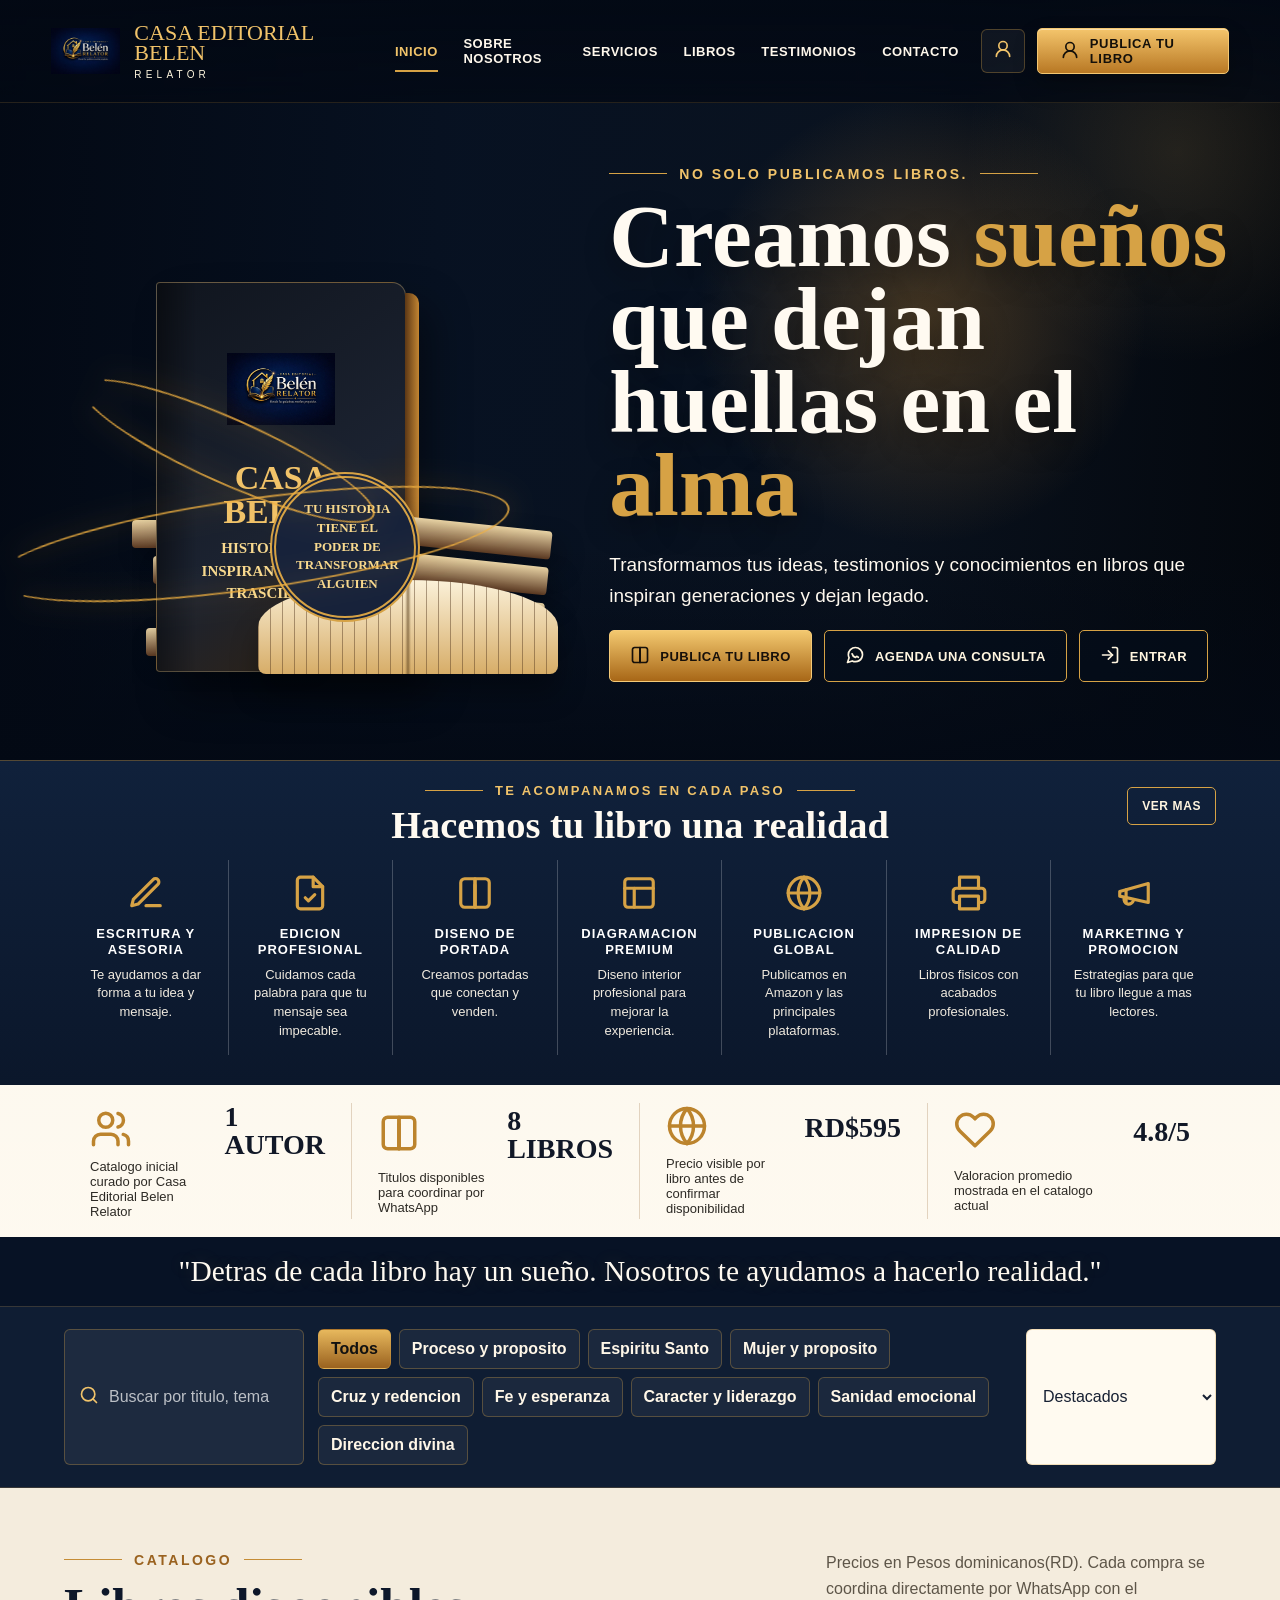
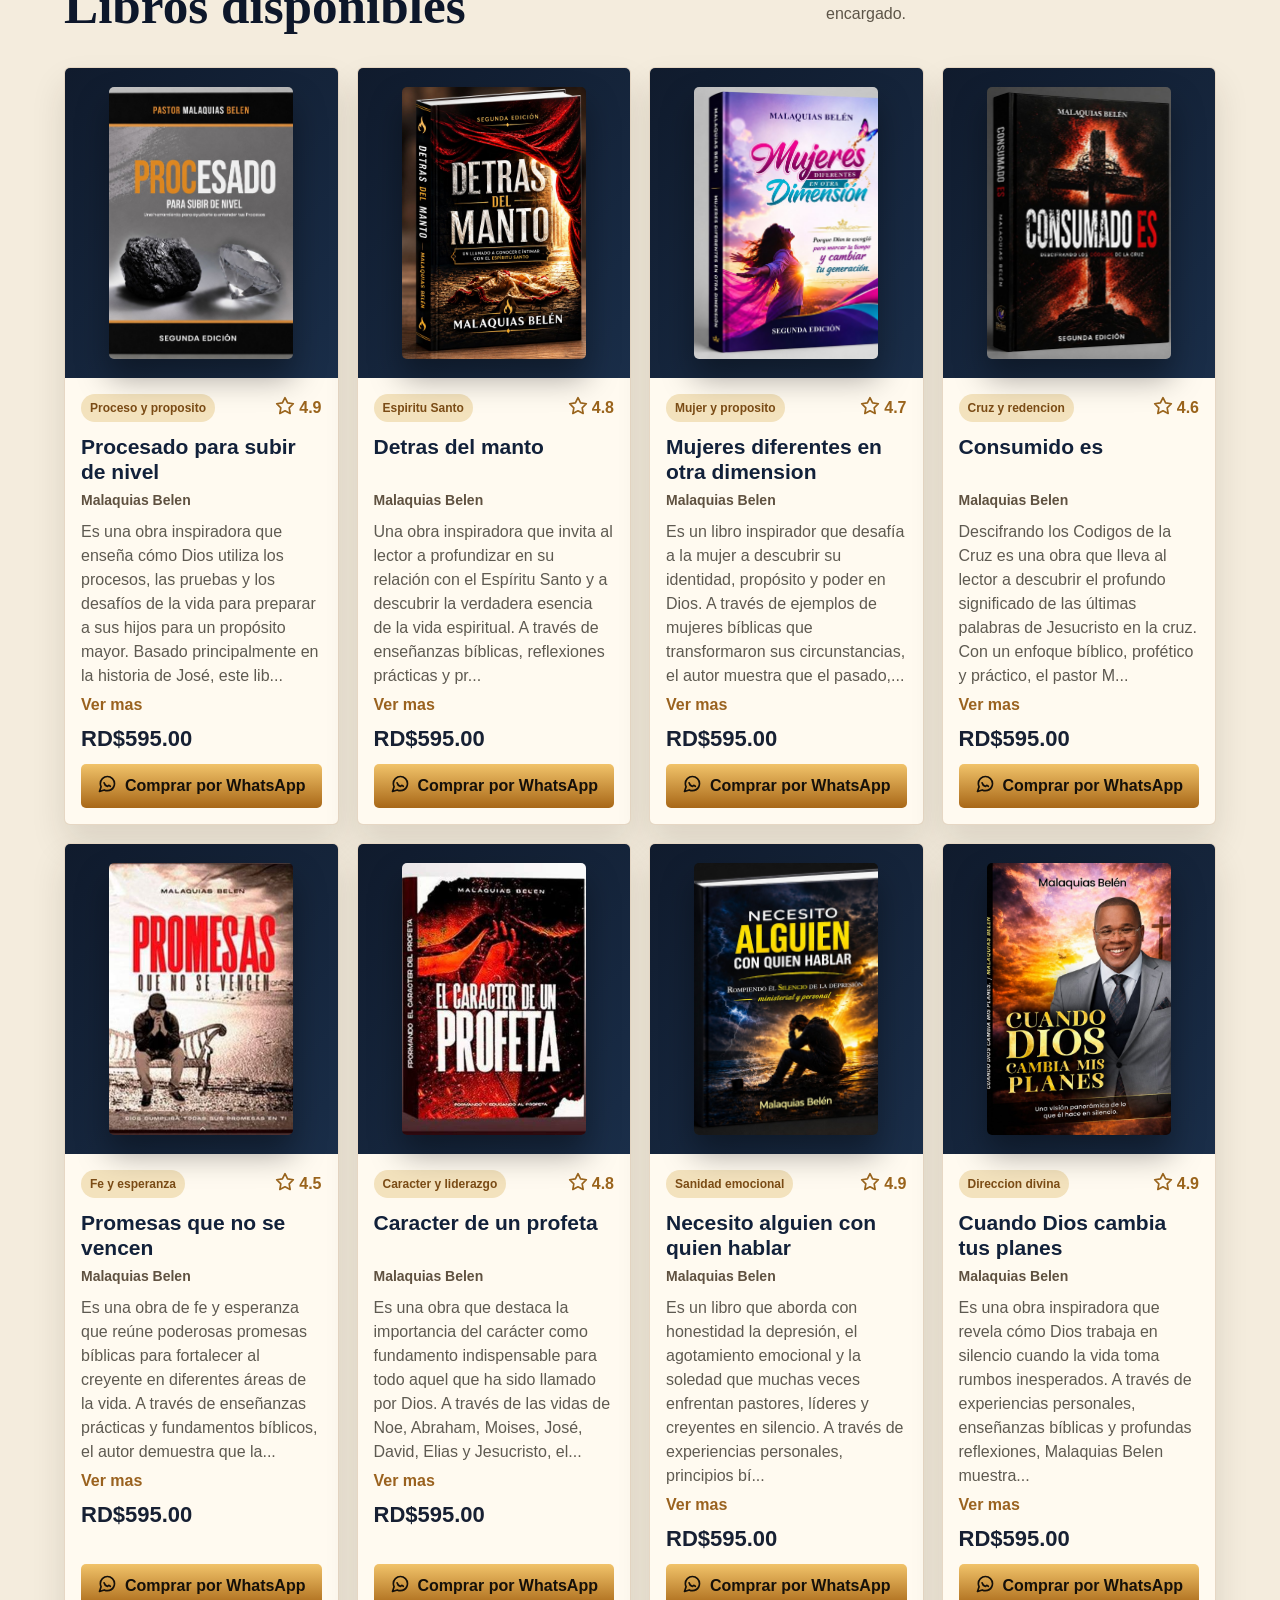
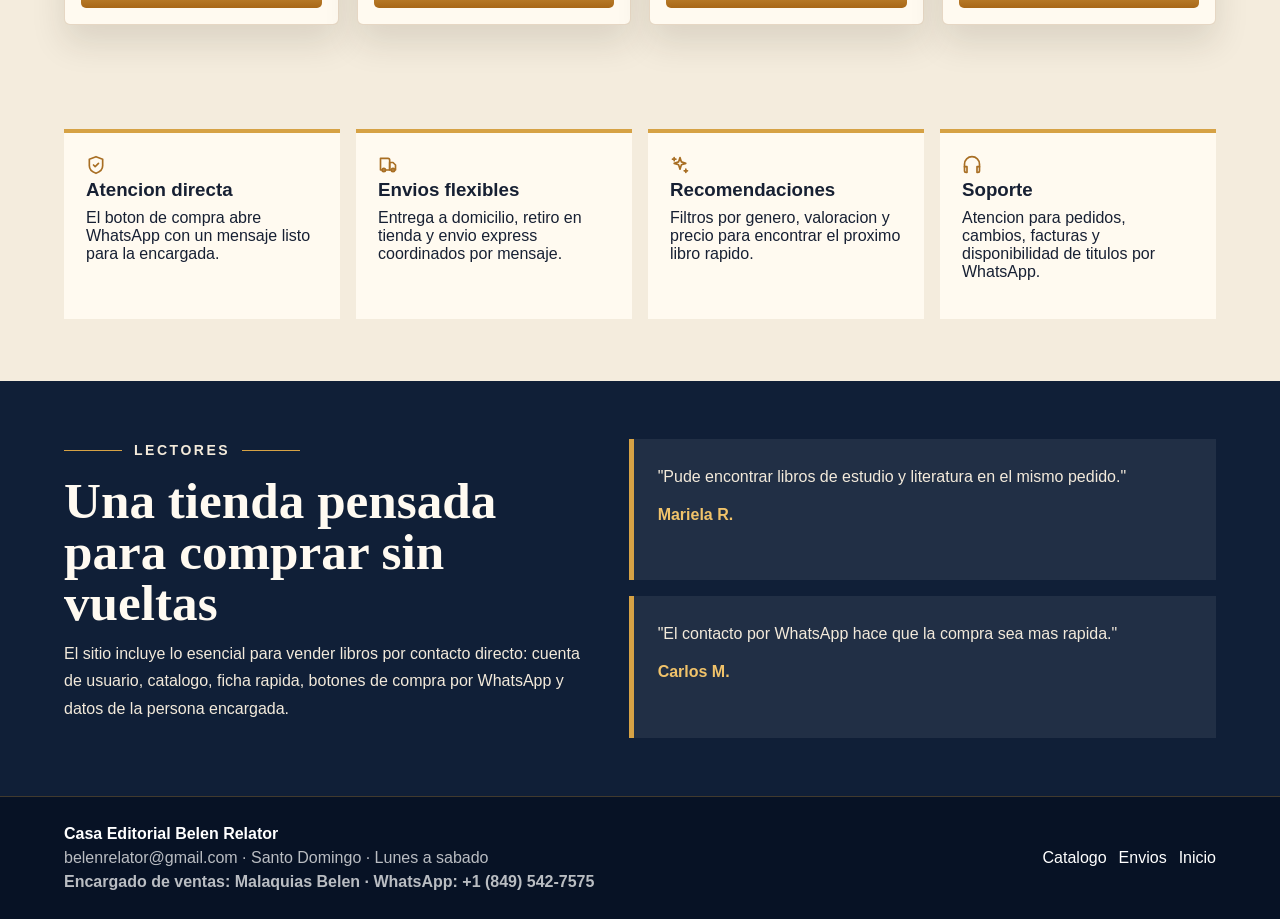
<file: index.html>
<!doctype html>
<html lang="es">
  <head>
    <meta charset="UTF-8" />
    <meta name="viewport" content="width=device-width, initial-scale=1.0" />
    <title>Casa Editorial Belen Relator | Libros en linea</title>
    <link rel="stylesheet" href="styles.css" />
  </head>
  <body>
    <header class="topbar">
      <a class="brand" href="index.html#inicio" aria-label="Casa Editorial Belen Relator">
        <span class="brand-mark">
          <img src="IMG/logo_belenrelator.jpg" alt="Logo de Casa Editorial Belen Relator" />
        </span>
        <span class="brand-name">Casa Editorial Belen<small>Relator</small></span>
      </a>

      <nav class="nav" aria-label="Principal">
        <a class="active" href="index.html#inicio">Inicio</a>
        <a href="sobre-nosotros.html">Sobre nosotros</a>
        <a href="index.html#heroWhatsapp">Servicios</a>
        <a href="index.html#libros">Libros</a>
        <a href="index.html#opiniones">Testimonios</a>
        <a href="index.html#contacto">Contacto</a>
      </nav>

      <button class="menu-toggle" type="button" aria-label="Abrir menu" aria-expanded="false">
        <span></span>
        <span></span>
        <span></span>
      </button>

      <div class="header-actions">
        <button class="icon-button" id="loginOpen" type="button" aria-label="Iniciar sesion">
          <span data-lucide="user-round"></span>
        </button>
        <a class="whatsapp-header" id="headerWhatsapp" href="#" target="_blank" rel="noopener">
          <span data-lucide="user-round"></span>
          Publica tu libro
        </a>
      </div>
    </header>

    <main>
      <section class="hero" id="inicio">
        <div class="hero-media" aria-hidden="true">
          <div class="shelf-scene">
            <div class="golden-orbit orbit-one"></div>
            <div class="golden-orbit orbit-two"></div>
            <div class="book-stack stack-one">
              <span></span><span></span><span></span><span></span>
            </div>
            <div class="featured-book">
              <img src="IMG/logo_belenrelator.jpg" alt="" />
              <h2>Casa Belen</h2>
              <p>Historias que inspiran vidas que trascienden</p>
            </div>
            <div class="book-stack stack-two">
              <span></span><span></span><span></span>
            </div>
            <div class="open-book"></div>
            <div class="story-seal">Tu historia tiene el poder de transformar alguien</div>
          </div>
        </div>
        <div class="hero-copy">
          <p class="eyebrow">No solo publicamos libros.</p>
          <h1>Creamos <span>sueños</span> que dejan huellas en el <span>alma</span></h1>
          <p>Transformamos tus ideas, testimonios y conocimientos en libros que inspiran generaciones y dejan legado.</p>
          <div class="hero-actions">
            <a class="primary-button" href="#libros">
              <span data-lucide="book-open"></span>
              Publica tu libro
            </a>
            <a class="secondary-button" id="heroWhatsapp" href="#" target="_blank" rel="noopener">
              <span data-lucide="message-circle"></span>
              Agenda una consulta
            </a>
            <button class="secondary-button" id="heroLogin" type="button">
              <span data-lucide="log-in"></span>
              Entrar
            </button>
          </div>
        </div>
      </section>

      <section class="services-band" id="beneficios">
        <div class="services-heading services-heading-row">
          <div>
            <p class="eyebrow">Te acompanamos en cada paso</p>
            <h2>Hacemos tu libro una realidad</h2>
          </div>
          <a class="corner-link" href="servicios-editoriales.html">Ver mas</a>
        </div>
        <div class="services-grid">
          <article>
            <span data-lucide="edit-3"></span>
            <h3>Escritura y asesoria</h3>
            <p>Te ayudamos a dar forma a tu idea y mensaje.</p>
          </article>
          <article>
            <span data-lucide="file-check"></span>
            <h3>Edicion profesional</h3>
            <p>Cuidamos cada palabra para que tu mensaje sea impecable.</p>
          </article>
          <article>
            <span data-lucide="book-open"></span>
            <h3>Diseno de portada</h3>
            <p>Creamos portadas que conectan y venden.</p>
          </article>
          <article>
            <span data-lucide="panel-top"></span>
            <h3>Diagramacion premium</h3>
            <p>Diseno interior profesional para mejorar la experiencia.</p>
          </article>
          <article>
            <span data-lucide="globe-2"></span>
            <h3>Publicacion global</h3>
            <p>Publicamos en Amazon y las principales plataformas.</p>
          </article>
          <article>
            <span data-lucide="printer"></span>
            <h3>Impresion de calidad</h3>
            <p>Libros fisicos con acabados profesionales.</p>
          </article>
          <article>
            <span data-lucide="megaphone"></span>
            <h3>Marketing y promocion</h3>
            <p>Estrategias para que tu libro llegue a mas lectores.</p>
          </article>
        </div>
      </section>

      <section class="stats-band" id="nosotros" aria-label="Resultados de Casa Editorial Belen">
        <article>
          <span data-lucide="users"></span>
          <strong>1 autor</strong>
          <p>Catalogo inicial curado por Casa Editorial Belen Relator</p>
        </article>
        <article>
          <span data-lucide="book-open"></span>
          <strong>8 libros</strong>
          <p>Titulos disponibles para coordinar por WhatsApp</p>
        </article>
        <article>
          <span data-lucide="globe-2"></span>
          <strong>RD$595</strong>
          <p>Precio visible por libro antes de confirmar disponibilidad</p>
        </article>
        <article>
          <span data-lucide="heart"></span>
          <strong>4.8/5</strong>
          <p>Valoracion promedio mostrada en el catalogo actual</p>
        </article>
      </section>

      <section class="quote-band">
        <p>"Detras de cada libro hay un sueño. Nosotros te ayudamos a hacerlo realidad."</p>
      </section>

      <section class="toolbar-band" aria-label="Herramientas de busqueda">
        <div class="search-box">
          <span data-lucide="search"></span>
          <input id="searchInput" type="search" placeholder="Buscar por titulo, tema o descripcion" />
        </div>
        <div class="filter-tabs" id="categoryTabs" aria-label="Categorias"></div>
        <select id="sortSelect" aria-label="Ordenar catalogo">
          <option value="featured">Destacados</option>
          <option value="priceAsc">Menor precio</option>
          <option value="priceDesc">Mayor precio</option>
          <option value="rating">Mejor valorados</option>
        </select>
      </section>

      <section class="section" id="libros">
        <div class="section-heading">
          <div>
            <p class="eyebrow">Catalogo</p>
            <h2>Libros disponibles</h2>
          </div>
          <p class="section-note">Precios en Pesos dominicanos(RD). Cada compra se coordina directamente por WhatsApp con el encargado.</p>
        </div>
        <div class="book-grid" id="bookGrid"></div>
      </section>

      <section class="benefits">
        <article>
          <span data-lucide="shield-check"></span>
          <h3>Atencion directa</h3>
          <p>El boton de compra abre WhatsApp con un mensaje listo para la encargada.</p>
        </article>
        <article>
          <span data-lucide="truck"></span>
          <h3>Envios flexibles</h3>
          <p>Entrega a domicilio, retiro en tienda y envio express coordinados por mensaje.</p>
        </article>
        <article>
          <span data-lucide="sparkles"></span>
          <h3>Recomendaciones</h3>
          <p>Filtros por genero, valoracion y precio para encontrar el proximo libro rapido.</p>
        </article>
        <article>
          <span data-lucide="headphones"></span>
          <h3>Soporte</h3>
          <p>Atencion para pedidos, cambios, facturas y disponibilidad de titulos por WhatsApp.</p>
        </article>
      </section>

      <section class="split-section" id="opiniones">
        <div>
          <p class="eyebrow">Lectores</p>
          <h2>Una tienda pensada para comprar sin vueltas</h2>
          <p>El sitio incluye lo esencial para vender libros por contacto directo: cuenta de usuario, catalogo, ficha rapida, botones de compra por WhatsApp y datos de la persona encargada.</p>
        </div>
        <div class="testimonials">
          <blockquote>
            <p>"Pude encontrar libros de estudio y literatura en el mismo pedido."</p>
            <cite>Mariela R.</cite>
          </blockquote>
          <blockquote>
            <p>"El contacto por WhatsApp hace que la compra sea mas rapida."</p>
            <cite>Carlos M.</cite>
          </blockquote>
        </div>
      </section>
    </main>

    <footer class="footer" id="contacto">
      <div>
        <strong>Casa Editorial Belen Relator</strong>
        <p>belenrelator@gmail.com · Santo Domingo · Lunes a sabado</p>
        <p class="footer-contact">Encargado de ventas: Malaquias Belen · WhatsApp: +1 (849) 542-7575</p>
      </div>
      <div class="footer-links">
        <a href="#libros">Catalogo</a>
        <a href="#heroWhatsapp">Envios</a>
        <a href="#inicio">Inicio</a>
      </div>
    </footer>

    <dialog class="modal" id="loginModal">
      <form class="modal-card login-card" method="dialog">
        <button class="close-button" value="cancel" aria-label="Cerrar">
          <span data-lucide="x"></span>
        </button>
        <div class="modal-heading">
          <p class="eyebrow">Cuenta</p>
          <h2>Inicia sesion</h2>
        </div>
        <label>
          Correo electronico
          <input id="loginEmail" type="email" placeholder="cliente@email.com" required />
        </label>
        <label>
          Contrasena
          <input type="password" placeholder="••••••••" required />
        </label>
        <button class="primary-button full" id="loginSubmit" type="submit">
          <span data-lucide="log-in"></span>
          Entrar a mi cuenta
        </button>
        <p class="fine-print">Demo: puedes entrar con cualquier correo y contrasena.</p>
      </form>
    </dialog>
    <div class="toast" id="toast" role="status" aria-live="polite"></div>

    <script src="app.js"></script>
  </body>
</html>
</file>
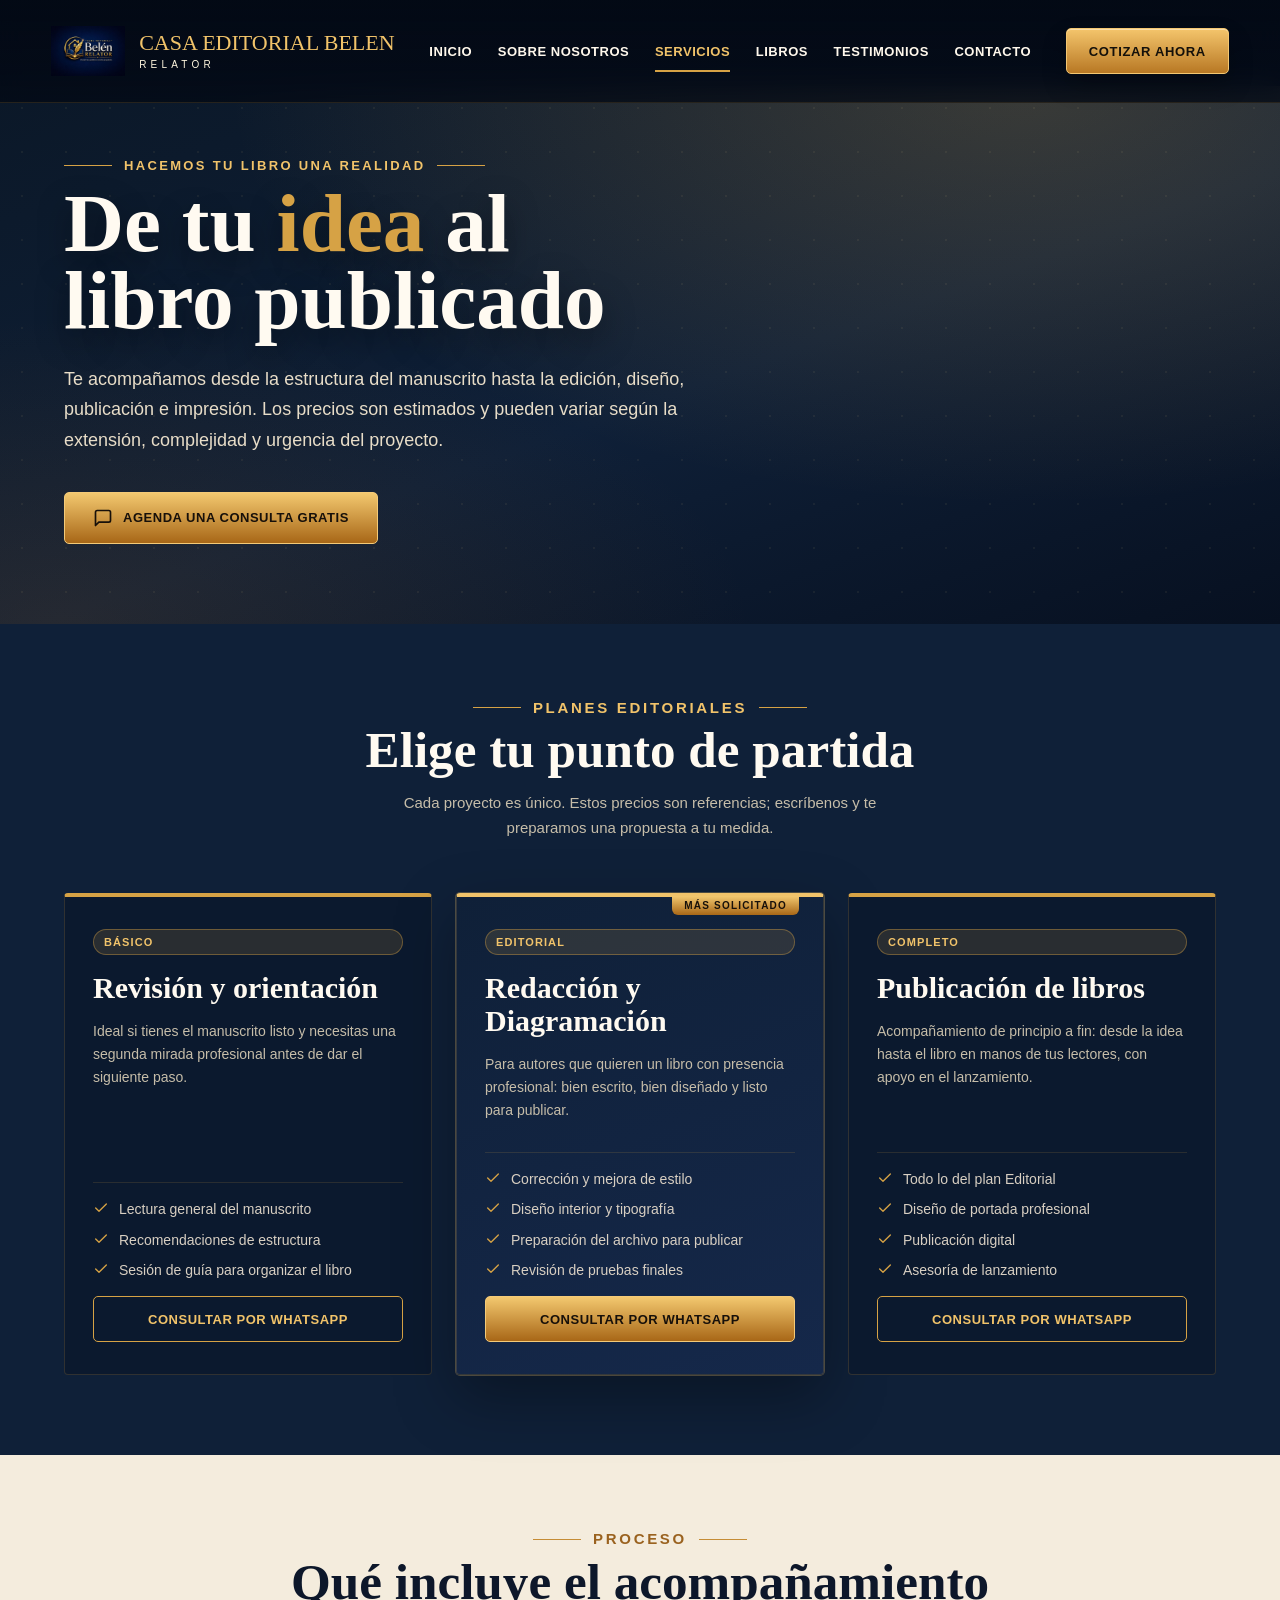
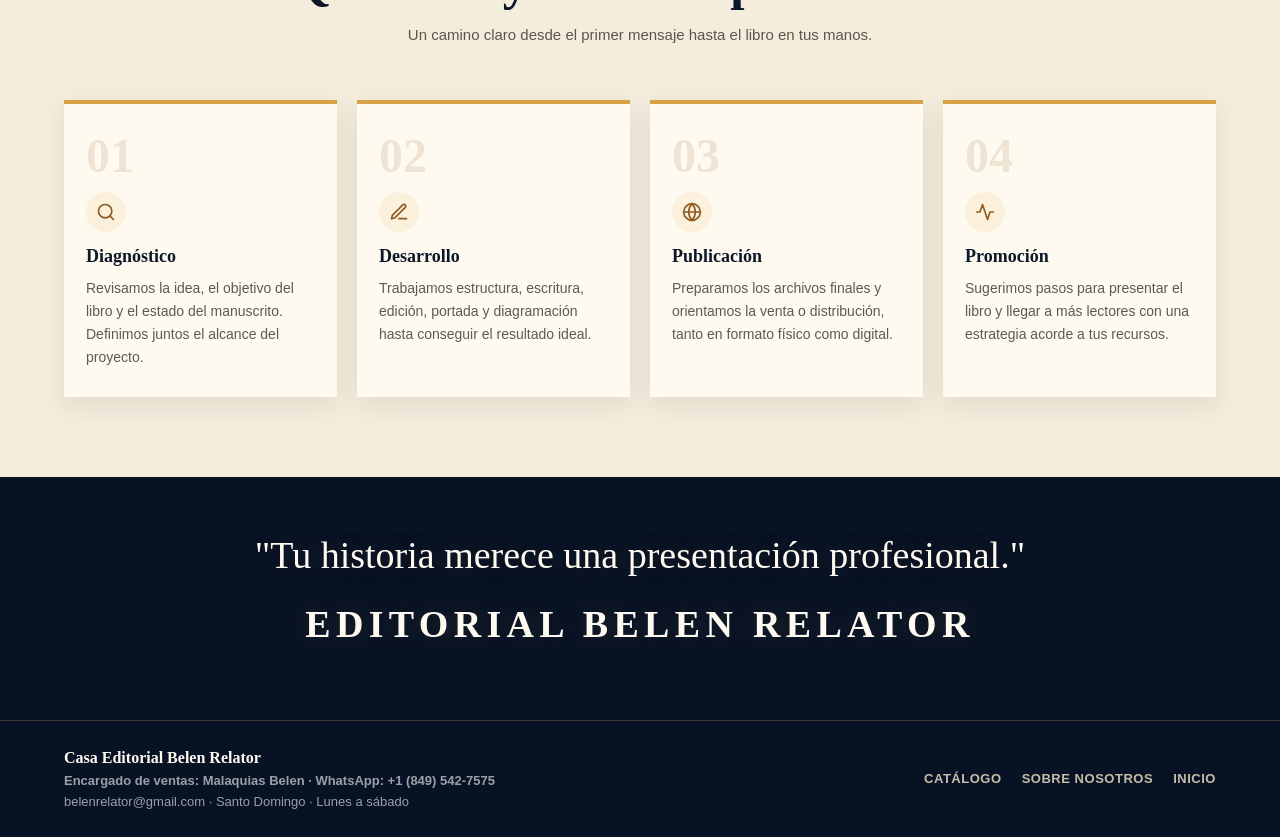
<file: servicios-editoriales.html>
<!doctype html>
<html lang="es">
  <head>
    <meta charset="UTF-8" />
    <meta name="viewport" content="width=device-width, initial-scale=1.0" />
    <title>Servicios editoriales | Casa Editorial Belen Relator</title>
    <link rel="stylesheet" href="servicios.css" />
  </head>
   <body>
 
    <!-- ── Topbar ── -->
    <header class="topbar">
      <a class="brand" href="index.html#inicio" aria-label="Casa Editorial Belen Relator">
        <span class="brand-mark">
          <img src="IMG/logo_belenrelator.jpg" alt="Logo de Casa Editorial Belen Relator" />
        </span>
        <span class="brand-name">Casa Editorial Belen<small>Relator</small></span>
      </a>
 
      <nav class="nav" aria-label="Principal">
        <a href="index.html#inicio">Inicio</a>
        <a href="sobre-nosotros.html">Sobre nosotros</a>
        <a class="active" href="servicios-editoriales.html">Servicios</a>
        <a href="index.html#libros">Libros</a>
        <a href="index.html#opiniones">Testimonios</a>
        <a href="index.html#contacto">Contacto</a>
      </nav>
 
      <button class="menu-toggle" type="button" aria-label="Abrir menu" aria-expanded="false">
        <span></span>
        <span></span>
        <span></span>
      </button>

      <div class="header-actions">
        <a class="whatsapp-header" href="#" data-whatsapp="general" target="_blank" rel="noopener">
        Cotizar ahora
        </a>
      </div>
    </header>
 
    <main class="inner-page">
 
      <!-- ── Hero ── -->
      <section class="service-detail-hero">
        <p class="eyebrow">Hacemos tu libro una realidad</p>
        <h1>De tu <span>idea</span> al<br>libro publicado</h1>
        <p class="hero-lead">Te acompañamos desde la estructura del manuscrito hasta la edición, diseño, publicación e impresión. Los precios son estimados y pueden variar según la extensión, complejidad y urgencia del proyecto.</p>
        <a class="hero-cta" data-whatsapp="consulta" href="#" target="_blank" rel="noopener">
        <svg viewBox="0 0 24 24"><path d="M21 15a2 2 0 0 1-2 2H7l-4 4V5a2 2 0 0 1 2-2h14a2 2 0 0 1 2 2z"/></svg>
        Agenda una consulta gratis
        </a>
      </section>
 
      <!-- ── Pricing ── -->
      <section class="pricing-section" aria-label="Planes y precios">
        <div class="section-header">
          <p class="eyebrow">Planes editoriales</p>
          <h2>Elige tu punto de partida</h2>
          <p>Cada proyecto es único. Estos precios son referencias; escríbenos y te preparamos una propuesta a tu medida.</p>
        </div>
 
        <div class="pricing-grid">
 
          <div class="pricing-card">
            <span class="pill">Básico</span>
            <h2>Revisión y orientación</h2>
            <p class="desc">Ideal si tienes el manuscrito listo y necesitas una segunda mirada profesional antes de dar el siguiente paso.</p>
            <hr class="pricing-divider" />
            <ul class="pricing-includes">
              <li>
                <svg viewBox="0 0 24 24"><polyline points="20 6 9 17 4 12"/></svg>
                Lectura general del manuscrito
              </li>
              <li>
                <svg viewBox="0 0 24 24"><polyline points="20 6 9 17 4 12"/></svg>
                Recomendaciones de estructura
              </li>
              <li>
                <svg viewBox="0 0 24 24"><polyline points="20 6 9 17 4 12"/></svg>
                Sesión de guía para organizar el libro
              </li>
            </ul>
              <a class="pricing-cta" data-whatsapp="basico" href="#" target="_blank" rel="noopener">Consultar por WhatsApp</a>
          </div>
 
          <div class="pricing-card featured">
            <span class="featured-badge">Más solicitado</span>
            <span class="pill">Editorial</span>
            <h2>Redacción y Diagramación</h2>
            <p class="desc">Para autores que quieren un libro con presencia profesional: bien escrito, bien diseñado y listo para publicar.</p>
            <hr class="pricing-divider" />
            <ul class="pricing-includes">
              <li>
                <svg viewBox="0 0 24 24"><polyline points="20 6 9 17 4 12"/></svg>
                Corrección y mejora de estilo
              </li>
              <li>
                <svg viewBox="0 0 24 24"><polyline points="20 6 9 17 4 12"/></svg>
                Diseño interior y tipografía
              </li>
              <li>
                <svg viewBox="0 0 24 24"><polyline points="20 6 9 17 4 12"/></svg>
                Preparación del archivo para publicar
              </li>
              <li>
                <svg viewBox="0 0 24 24"><polyline points="20 6 9 17 4 12"/></svg>
                Revisión de pruebas finales
              </li>
            </ul>
              <a class="pricing-cta" data-whatsapp="editorial" href="#" target="_blank" rel="noopener">Consultar por WhatsApp</a> 
          </div>
 
          <div class="pricing-card">
            <span class="pill">Completo</span>
            <h2>Publicación de libros</h2>
            <p class="desc">Acompañamiento de principio a fin: desde la idea hasta el libro en manos de tus lectores, con apoyo en el lanzamiento.</p>
            <hr class="pricing-divider" />
            <ul class="pricing-includes">
              <li>
                <svg viewBox="0 0 24 24"><polyline points="20 6 9 17 4 12"/></svg>
                Todo lo del plan Editorial
              </li>
              <li>
                <svg viewBox="0 0 24 24"><polyline points="20 6 9 17 4 12"/></svg>
                Diseño de portada profesional
              </li>
              <li>
                <svg viewBox="0 0 24 24"><polyline points="20 6 9 17 4 12"/></svg>
                Publicación digital
              </li>
              <li>
                <svg viewBox="0 0 24 24"><polyline points="20 6 9 17 4 12"/></svg>
                Asesoría de lanzamiento
              </li>
            </ul>
              <a class="pricing-cta" data-whatsapp="completo" href="#" target="_blank" rel="noopener">Consultar por WhatsApp</a>
            </div>
 
        </div>
      </section>
 
      <!-- ── Process ── -->
      <section class="process-section">
        <div class="section-header">
          <p class="eyebrow">Proceso</p>
          <h2>Qué incluye el acompañamiento</h2>
          <p>Un camino claro desde el primer mensaje hasta el libro en tus manos.</p>
        </div>
 
        <div class="process-grid">
 
          <div class="process-card">
            <div class="process-icon">
              <svg viewBox="0 0 24 24"><circle cx="11" cy="11" r="8"/><line x1="21" y1="21" x2="16.65" y2="16.65"/></svg>
            </div>
            <h3>Diagnóstico</h3>
            <p>Revisamos la idea, el objetivo del libro y el estado del manuscrito. Definimos juntos el alcance del proyecto.</p>
          </div>
 
          <div class="process-card">
            <div class="process-icon">
              <svg viewBox="0 0 24 24"><path d="M12 20h9"/><path d="M16.5 3.5a2.121 2.121 0 0 1 3 3L7 19l-4 1 1-4L16.5 3.5z"/></svg>
            </div>
            <h3>Desarrollo</h3>
            <p>Trabajamos estructura, escritura, edición, portada y diagramación hasta conseguir el resultado ideal.</p>
          </div>
 
          <div class="process-card">
            <div class="process-icon">
              <svg viewBox="0 0 24 24"><circle cx="12" cy="12" r="10"/><line x1="2" y1="12" x2="22" y2="12"/><path d="M12 2a15.3 15.3 0 0 1 4 10 15.3 15.3 0 0 1-4 10 15.3 15.3 0 0 1-4-10 15.3 15.3 0 0 1 4-10z"/></svg>
            </div>
            <h3>Publicación</h3>
            <p>Preparamos los archivos finales y orientamos la venta o distribución, tanto en formato físico como digital.</p>
          </div>
 
          <div class="process-card">
            <div class="process-icon">
              <svg viewBox="0 0 24 24"><path d="M22 12h-4l-3 9L9 3l-3 9H2"/></svg>
            </div>
            <h3>Promoción</h3>
            <p>Sugerimos pasos para presentar el libro y llegar a más lectores con una estrategia acorde a tus recursos.</p>
          </div>
 
        </div>
      </section>
 
      <!-- ── Quote ── -->
      <section class="quote-band">
        <blockquote>
          <p>"Tu historia merece una presentación profesional."</p>
          <p class="quote-attr">Editorial Belen Relator</p>
        </blockquote>
      </section>
 
    </main>
 
    <!-- ── Footer ── -->
    <footer class="footer">
      <div>
        <strong>Casa Editorial Belen Relator</strong>
        <p class="footer-contact">Encargado de ventas: Malaquias Belen · WhatsApp: +1 (849) 542-7575</p>
        <p>belenrelator@gmail.com · Santo Domingo · Lunes a sábado</p>
      </div>
      <div class="footer-links">
        <a href="index.html#libros">Catálogo</a>
        <a href="sobre-nosotros.html">Sobre nosotros</a>
        <a href="index.html#inicio">Inicio</a>
      </div>
    </footer>
        <script src="app.js"></script>
  </body>
</html>
</file>
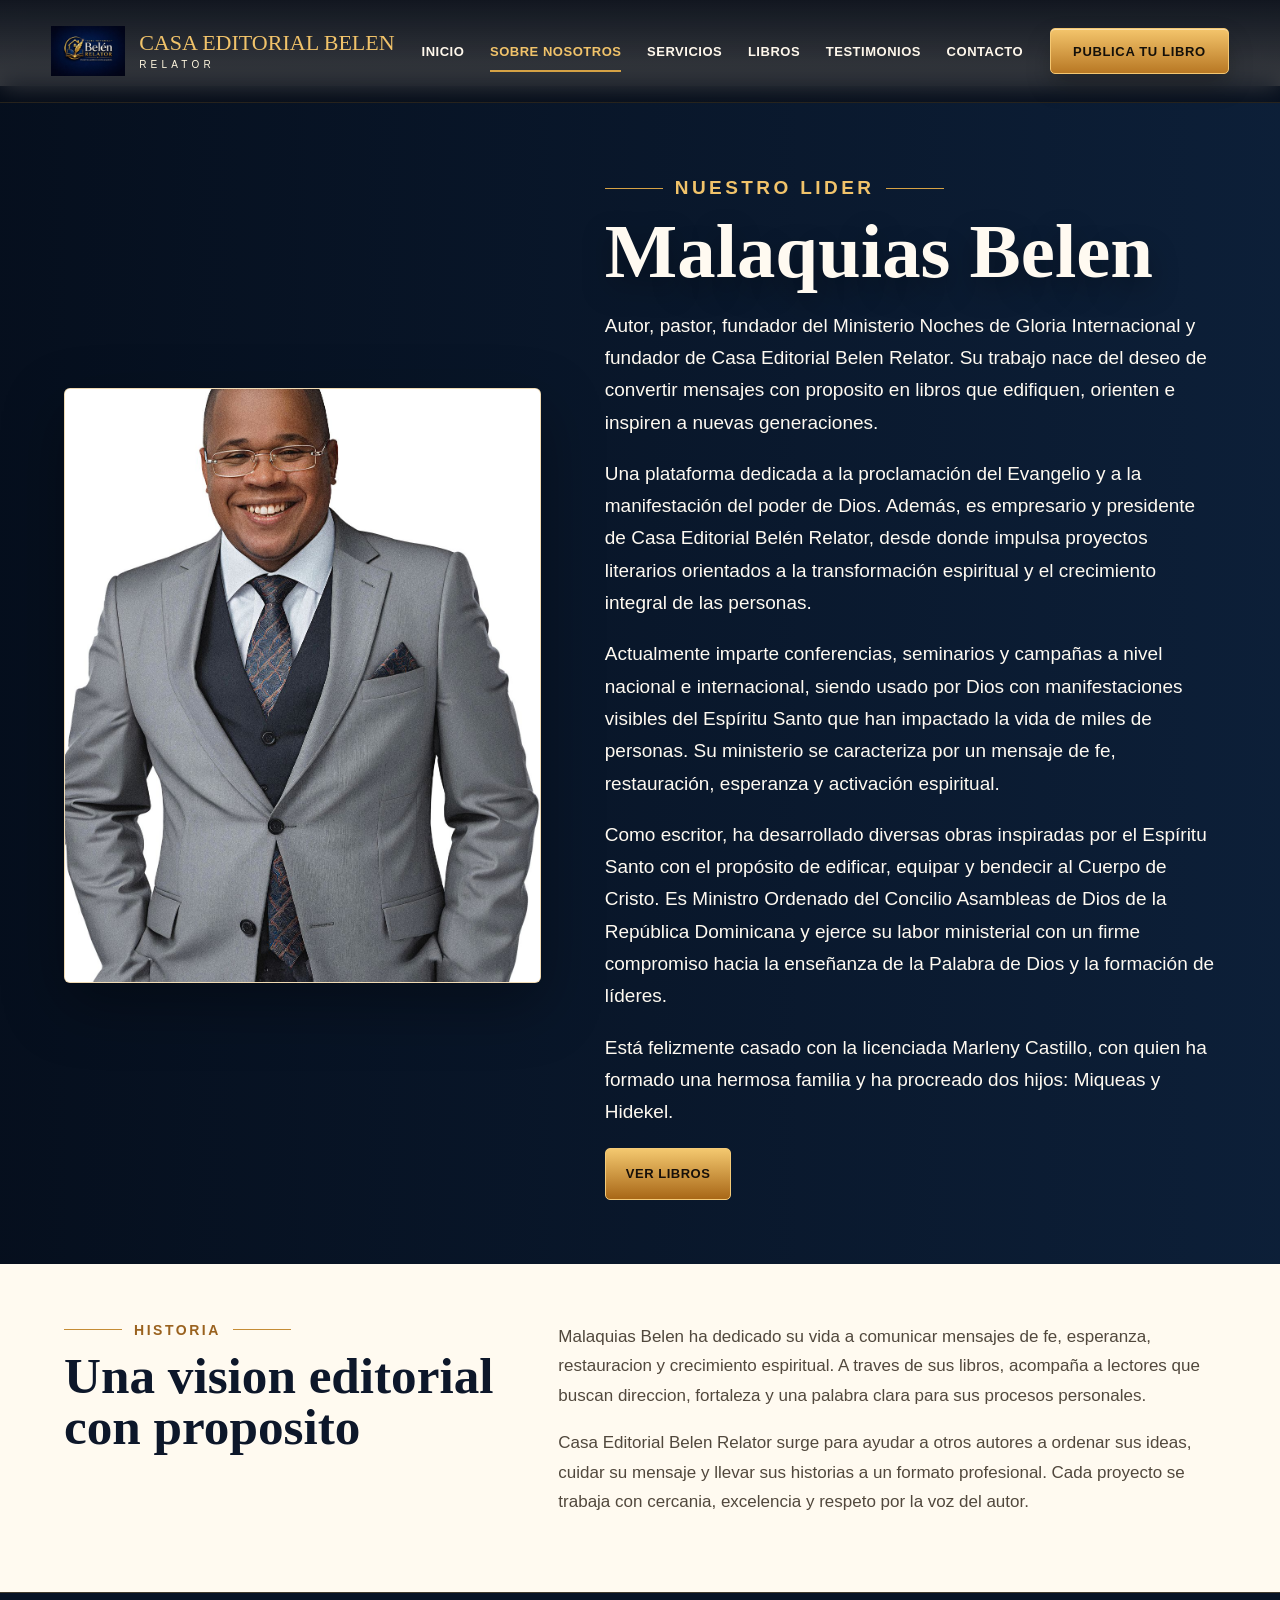
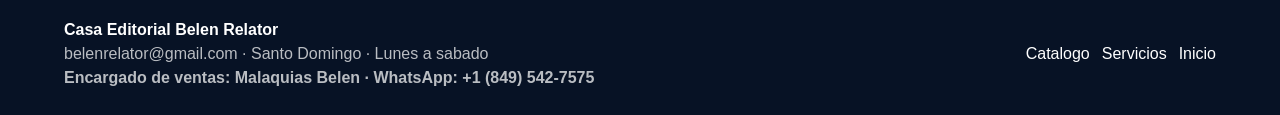
<file: sobre-nosotros.html>
<!doctype html>
<html lang="es">
  <head>
    <meta charset="UTF-8" />
    <meta name="viewport" content="width=device-width, initial-scale=1.0" />
    <title>Sobre nosotros | Casa Editorial Belen Relator</title>
    <link rel="stylesheet" href="styles.css" />
  </head>
  <body>
    <header class="topbar">
      <a class="brand" href="index.html#inicio" aria-label="Casa Editorial Belen Relator">
        <span class="brand-mark">
          <img src="IMG/logo_belenrelator.jpg" alt="Logo de Casa Editorial Belen Relator" />
        </span>
        <span class="brand-name">Casa Editorial Belen<small>Relator</small></span>
      </a>

      <nav class="nav" aria-label="Principal">
        <a href="index.html#inicio">Inicio</a>
        <a class="active" href="sobre-nosotros.html">Sobre nosotros</a>
        <a href="index.html#heroWhatsapp">Servicios</a>
        <a href="index.html#libros">Libros</a>
        <a href="index.html#opiniones">Testimonios</a>
        <a href="index.html#contacto">Contacto</a>
      </nav>

      <button class="menu-toggle" type="button" aria-label="Abrir menu" aria-expanded="false">
        <span></span>
        <span></span>
        <span></span>
      </button>

      <div class="header-actions">
        <a class="whatsapp-header" href="https://wa.me/18495427575" target="_blank" rel="noopener">Publica tu libro</a>
      </div>
    </header>

    <main class="inner-page">
      <section class="leader-hero">
        <div class="leader-photo">
          <img src="IMG/Malaquias.jpeg" alt="Foto de Malaquias Belen" />
        </div>
        <div class="leader-copy">
          <p class="eyebrow">Nuestro lider</p>
          <h1>Malaquias Belen</h1>
          <p>Autor, pastor, fundador del Ministerio Noches de Gloria Internacional y fundador de Casa Editorial Belen Relator. Su trabajo nace del deseo de convertir mensajes con proposito en libros que edifiquen, orienten e inspiren a nuevas generaciones.</p>
          <p>Una plataforma dedicada a la proclamación del Evangelio y a la manifestación del poder de Dios. Además, es empresario y presidente de Casa Editorial Belén Relator, desde donde impulsa proyectos literarios orientados a la transformación espiritual y el crecimiento integral de las personas.</p>
          <p>Actualmente imparte conferencias, seminarios y campañas a nivel nacional e internacional, siendo usado por Dios con manifestaciones visibles del Espíritu Santo que han impactado la vida de miles de personas. Su ministerio se caracteriza por un mensaje de fe, restauración, esperanza y activación espiritual.</p>
          <p>Como escritor, ha desarrollado diversas obras inspiradas por el Espíritu Santo con el propósito de edificar, equipar y bendecir al Cuerpo de Cristo. Es Ministro Ordenado del Concilio Asambleas de Dios de la República Dominicana y ejerce su labor ministerial con un firme compromiso hacia la enseñanza de la Palabra de Dios y la formación de líderes.</p>
          <p>Está felizmente casado con la licenciada Marleny Castillo, con quien ha formado una hermosa familia y ha procreado dos hijos: Miqueas y Hidekel.</p>
          <a class="primary-button" href="index.html#libros">Ver libros</a>
        </div>
      </section>

      <section class="story-section">
        <div>
          <p class="eyebrow">Historia</p>
          <h2>Una vision editorial con proposito</h2>
        </div>
        <div class="story-text">
          <p>Malaquias Belen ha dedicado su vida a comunicar mensajes de fe, esperanza, restauracion y crecimiento espiritual. A traves de sus libros, acompaña a lectores que buscan direccion, fortaleza y una palabra clara para sus procesos personales.</p>
          <p>Casa Editorial Belen Relator surge para ayudar a otros autores a ordenar sus ideas, cuidar su mensaje y llevar sus historias a un formato profesional. Cada proyecto se trabaja con cercania, excelencia y respeto por la voz del autor.</p>
        </div>
      </section>
    </main>

    <footer class="footer">
      <div>
        <strong>Casa Editorial Belen Relator</strong>
        <p>belenrelator@gmail.com · Santo Domingo · Lunes a sabado</p>
        <p class="footer-contact">Encargado de ventas: Malaquias Belen · WhatsApp: +1 (849) 542-7575</p>
      </div>
      <div class="footer-links">
        <a href="index.html#libros">Catalogo</a>
        <a href="servicios-editoriales.html">Servicios</a>
        <a href="index.html#inicio">Inicio</a>
      </div>
    </footer>
    <script src="app.js"></script>
  </body>
</html>
</file>
<file: styles.css>
:root {
  --ink: #f7f1e6;
  --muted: #c6bda9;
  --line: rgba(214, 162, 69, 0.32);
  --paper: #f3eadb;
  --surface: #fffaf0;
  --navy: #081326;
  --navy-2: #0f2038;
  --gold: #d6a245;
  --gold-2: #f1c36a;
  --bronze: #8f5b24;
  --green: #2f6f52;
  --shadow: 0 22px 60px rgba(0, 0, 0, 0.34);
}

* {
  box-sizing: border-box;
}

html {
  scroll-behavior: smooth;
}

body {
  margin: 0;
  background: var(--navy);
  color: var(--ink);
  font-family: Arial, Helvetica, sans-serif;
}

a {
  color: inherit;
  text-decoration: none;
}

button,
input,
select {
  font: inherit;
}

h1,
h2,
h3,
p {
  margin-top: 0;
}

h1,
h2 {
  font-family: Georgia, "Times New Roman", serif;
  letter-spacing: 0;
}

.topbar {
  position: fixed;
  top: 0;
  z-index: 30;
  display: flex;
  align-items: center;
  justify-content: space-between;
  gap: 22px;
  width: 100%;
  min-height: 86px;
  padding: 14px clamp(22px, 4vw, 64px);
  background: linear-gradient(180deg, rgba(3, 9, 20, 0.94), rgba(3, 9, 20, 0.74));
  border-bottom: 1px solid rgba(214, 162, 69, 0.16);
  backdrop-filter: blur(12px);
}

.brand {
  display: inline-flex;
  align-items: center;
  gap: 14px;
  min-width: 240px;
  color: var(--gold-2);
}

.brand-mark {
  display: grid;
  width: 74px;
  height: 74px;
  place-items: center;
  overflow: hidden;
  border-radius: 6px;
  background: transparent;
}

.brand-mark img {
  width: 100%;
  height: 100%;
  object-fit: contain;
}

.brand-name {
  display: grid;
  font-family: Georgia, "Times New Roman", serif;
  font-size: 22px;
  line-height: 0.94;
  text-transform: uppercase;
}

.brand-name small {
  margin-top: 6px;
  color: #fff7df;
  font-family: Arial, Helvetica, sans-serif;
  font-size: 10px;
  letter-spacing: 0.42em;
}

.nav {
  display: flex;
  align-items: center;
  justify-content: center;
  gap: clamp(14px, 2vw, 34px);
  color: #fff8ec;
  font-size: 13px;
  font-weight: 800;
  letter-spacing: 0.04em;
  text-transform: uppercase;
}

.nav a {
  position: relative;
  padding: 8px 0;
}

.nav a::after {
  position: absolute;
  left: 0;
  bottom: -5px;
  width: 0;
  height: 2px;
  content: "";
  background: var(--gold);
  transition: width 160ms ease;
}

.nav a:hover,
.nav a.active {
  color: var(--gold-2);
}

.nav a:hover::after,
.nav a.active::after {
  width: 100%;
}

.header-actions,
.hero-actions,
.footer-links {
  display: flex;
  align-items: center;
  gap: 12px;
}

.icon-button {
  display: inline-grid;
  min-width: 44px;
  height: 44px;
  place-items: center;
  border: 1px solid var(--line);
  border-radius: 6px;
  background: rgba(255, 255, 255, 0.05);
  color: var(--gold-2);
  cursor: pointer;
}

.menu-toggle {
  display: none;
  width: 44px;
  height: 44px;
  place-items: center;
  gap: 5px;
  border: 1px solid var(--line);
  border-radius: 6px;
  background: rgba(255, 255, 255, 0.05);
  color: var(--gold-2);
  cursor: pointer;
}

.menu-toggle span {
  display: block;
  width: 20px;
  height: 2px;
  background: currentColor;
  transition: transform 160ms ease, opacity 160ms ease;
}

.menu-toggle[aria-expanded="true"] span:nth-child(1) {
  transform: translateY(7px) rotate(45deg);
}

.menu-toggle[aria-expanded="true"] span:nth-child(2) {
  opacity: 0;
}

.menu-toggle[aria-expanded="true"] span:nth-child(3) {
  transform: translateY(-7px) rotate(-45deg);
}

.whatsapp-header {
  display: inline-flex;
  align-items: center;
  justify-content: center;
  gap: 10px;
  min-height: 46px;
  padding: 0 22px;
  border: 1px solid #f4c772;
  border-radius: 5px;
  background: linear-gradient(180deg, #f4c56c, #b87824);
  color: #14100a;
  font-size: 13px;
  font-weight: 900;
  letter-spacing: 0.05em;
  text-transform: uppercase;
  box-shadow: inset 0 1px rgba(255, 255, 255, 0.42), 0 12px 24px rgba(0, 0, 0, 0.24);
}

.hero {
  position: relative;
  display: grid;
  grid-template-columns: minmax(360px, 0.9fr) minmax(360px, 1.1fr);
  align-items: center;
  gap: clamp(24px, 4vw, 74px);
  min-height: 760px;
  padding: 124px clamp(22px, 4vw, 64px) 36px;
  overflow: hidden;
  background:
    radial-gradient(circle at 72% 42%, rgba(222, 151, 52, 0.28), transparent 22%),
    radial-gradient(circle at 92% 20%, rgba(255, 201, 104, 0.12), transparent 16%),
    linear-gradient(90deg, rgba(3, 9, 20, 0.98) 0%, rgba(7, 17, 33, 0.96) 36%, rgba(9, 17, 29, 0.9) 68%, rgba(4, 8, 14, 0.98) 100%),
    linear-gradient(135deg, #061125 0%, #0f2139 48%, #06090f 100%);
}

.hero::after {
  position: absolute;
  inset: 0;
  content: "";
  pointer-events: none;
  background:
    linear-gradient(180deg, transparent 72%, rgba(3, 9, 20, 0.9)),
    radial-gradient(circle at 7% 9%, rgba(255, 231, 167, 0.42) 0 2px, transparent 3px);
}

.hero-copy,
.hero-media {
  position: relative;
  z-index: 1;
}

.hero-copy {
  max-width: 650px;
}

.eyebrow {
  display: flex;
  align-items: center;
  gap: 12px;
  margin: 0 0 12px;
  color: var(--gold-2);
  font-size: 14px;
  font-weight: 900;
  letter-spacing: 0.18em;
  text-transform: uppercase;
}

.eyebrow::before,
.eyebrow::after {
  width: 58px;
  height: 1px;
  content: "";
  background: var(--gold);
}

h1 {
  margin-bottom: 22px;
  color: #fffaf1;
  font-size: clamp(54px, 7vw, 98px);
  line-height: 0.93;
  text-shadow: 0 12px 28px rgba(0, 0, 0, 0.34);
}

h1 span {
  color: var(--gold);
}

h2 {
  margin-bottom: 12px;
  color: #fffaf1;
  font-size: clamp(34px, 4vw, 54px);
  line-height: 1;
}

h3 {
  margin-bottom: 8px;
}

.hero-copy > p:not(.eyebrow) {
  max-width: 610px;
  color: #fff9ef;
  font-size: 19px;
  line-height: 1.65;
}

.primary-button,
.secondary-button {
  display: inline-flex;
  align-items: center;
  justify-content: center;
  gap: 10px;
  min-height: 52px;
  padding: 0 20px;
  border: 1px solid transparent;
  border-radius: 5px;
  font-size: 13px;
  font-weight: 900;
  letter-spacing: 0.04em;
  text-transform: uppercase;
  cursor: pointer;
}

.primary-button {
  border-color: #f4ca78;
  background: linear-gradient(180deg, #f3c86f, #a86717);
  color: #17100a;
}

.primary-button:hover {
  filter: brightness(1.08);
}

.secondary-button {
  background: rgba(5, 14, 28, 0.5);
  color: #fff5df;
  border-color: var(--gold);
}

.full {
  width: 100%;
}

.hero-media {
  display: grid;
  min-height: 520px;
  place-items: center;
}

.shelf-scene {
  position: relative;
  width: min(100%, 720px);
  height: 540px;
}

.featured-book {
  position: absolute;
  right: 30%;
  bottom: 22px;
  display: grid;
  justify-items: center;
  width: 250px;
  height: 390px;
  padding: 52px 24px;
  border: 1px solid rgba(255, 216, 143, 0.3);
  border-radius: 4px 14px 14px 4px;
  background:
    linear-gradient(90deg, rgba(0, 0, 0, 0.42), transparent 16%),
    linear-gradient(145deg, #10151e, #1b2230 58%, #35230d);
  color: #fff;
  box-shadow: 22px 26px 42px rgba(0, 0, 0, 0.44);
}

.featured-book::after {
  position: absolute;
  right: -14px;
  top: 10px;
  width: 14px;
  height: calc(100% - 20px);
  content: "";
  border-radius: 0 10px 10px 0;
  background: linear-gradient(90deg, #5c3715, #c28532);
}

.featured-book img {
  width: 108px;
  height: 108px;
  object-fit: contain;
}

.featured-book h2 {
  margin: 18px 0 8px;
  color: var(--gold-2);
  font-size: 34px;
  text-align: center;
  text-transform: uppercase;
}

.featured-book p {
  max-width: 170px;
  color: #f8d98f;
  font-family: Georgia, "Times New Roman", serif;
  font-size: 15px;
  font-weight: 700;
  line-height: 1.5;
  text-align: center;
  text-transform: uppercase;
}

.book-stack {
  position: absolute;
  bottom: 38px;
  left: 16%;
  display: grid;
  gap: 8px;
  width: 170px;
}

.book-stack span {
  display: block;
  height: 28px;
  border-radius: 4px;
  background: linear-gradient(180deg, #e7d2a4, #5b3922);
  box-shadow: 10px 10px 24px rgba(0, 0, 0, 0.3);
}

.book-stack span:nth-child(2) { width: 88%; margin-left: 12%; }
.book-stack span:nth-child(3) { width: 78%; margin-left: 22%; }
.book-stack span:nth-child(4) { width: 92%; margin-left: 8%; }

.stack-two {
  right: 2%;
  left: auto;
  bottom: 74px;
  width: 220px;
  transform: rotate(6deg);
}

.open-book {
  position: absolute;
  right: 0;
  bottom: 20px;
  width: 300px;
  height: 94px;
  border-radius: 50% 50% 8px 8px;
  background:
    linear-gradient(90deg, transparent 49%, rgba(90, 63, 28, 0.6) 50%, transparent 51%),
    repeating-linear-gradient(90deg, rgba(80, 52, 27, 0.45) 0 1px, transparent 1px 12px),
    linear-gradient(180deg, #fbf1d9, #d7ad68);
  box-shadow: 0 20px 28px rgba(0, 0, 0, 0.32);
}

.story-seal {
  position: absolute;
  right: 138px;
  bottom: 72px;
  display: grid;
  width: 150px;
  height: 150px;
  place-items: center;
  padding: 20px;
  border: 6px double var(--gold);
  border-radius: 50%;
  background: #17223a;
  color: #f8d98f;
  font-family: Georgia, "Times New Roman", serif;
  font-size: 13px;
  font-weight: 800;
  line-height: 1.45;
  text-align: center;
  text-transform: uppercase;
}

.golden-orbit {
  position: absolute;
  z-index: 3;
  border: 2px solid rgba(240, 177, 65, 0.8);
  border-left-color: transparent;
  border-radius: 50%;
  filter: drop-shadow(0 0 12px rgba(236, 170, 50, 0.82));
}

.orbit-one {
  right: 46px;
  bottom: 104px;
  width: 520px;
  height: 92px;
  transform: rotate(-8deg);
}

.orbit-two {
  right: 170px;
  bottom: 210px;
  width: 320px;
  height: 66px;
  transform: rotate(24deg);
}

.services-band {
  padding: 22px clamp(18px, 5vw, 72px) 30px;
  border-top: 1px solid rgba(214, 162, 69, 0.36);
  background: linear-gradient(180deg, #10213b, #0b172b);
}

.services-heading {
  text-align: center;
}

.services-heading-row {
  position: relative;
  display: flex;
  align-items: flex-start;
  justify-content: center;
  gap: 18px;
}

.services-heading .eyebrow {
  justify-content: center;
  margin-bottom: 8px;
  font-size: 13px;
}

.services-heading h2 {
  margin-bottom: 16px;
  font-size: clamp(28px, 3vw, 40px);
}

.corner-link {
  position: absolute;
  top: 4px;
  right: 0;
  display: inline-flex;
  align-items: center;
  min-height: 38px;
  padding: 0 14px;
  border: 1px solid var(--gold);
  border-radius: 5px;
  color: #fff5df;
  font-size: 12px;
  font-weight: 900;
  letter-spacing: 0.05em;
  text-transform: uppercase;
}

.corner-link:hover {
  background: rgba(214, 162, 69, 0.14);
  color: var(--gold-2);
}

.services-grid {
  display: grid;
  grid-template-columns: repeat(7, minmax(0, 1fr));
  gap: 0;
}

.services-grid article {
  min-height: 138px;
  padding: 14px 18px;
  border-right: 1px solid rgba(255, 255, 255, 0.22);
  text-align: center;
}

.services-grid article:last-child {
  border-right: 0;
}

.services-grid svg {
  width: 38px;
  height: 38px;
  margin-bottom: 10px;
  color: var(--gold);
}

.services-grid h3 {
  color: #fff;
  font-size: 13px;
  line-height: 1.2;
  letter-spacing: 0.08em;
  text-transform: uppercase;
}

.services-grid p {
  margin: 0;
  color: #f0eadf;
  font-size: 13px;
  line-height: 1.45;
}

.stats-band {
  display: grid;
  grid-template-columns: repeat(4, minmax(0, 1fr));
  gap: 0;
  padding: 18px clamp(18px, 5vw, 72px);
  background:
    linear-gradient(rgba(255, 251, 242, 0.86), rgba(255, 251, 242, 0.9)),
    var(--paper);
  color: #111827;
}

.stats-band article {
  display: grid;
  grid-template-columns: auto 1fr;
  column-gap: 14px;
  align-items: center;
  padding: 0 26px;
  border-right: 1px solid rgba(143, 91, 36, 0.24);
}

.stats-band article:last-child {
  border-right: 0;
}

.stats-band svg {
  grid-row: span 2;
  width: 42px;
  height: 42px;
  color: #bc842d;
}

.stats-band strong {
  display: block;
  font-family: Georgia, "Times New Roman", serif;
  font-size: 28px;
  line-height: 1;
  text-transform: uppercase;
}

.stats-band p {
  margin: 0;
  color: #2d2a25;
  font-size: 13px;
}

.quote-band {
  padding: 18px;
  background: #071225;
  color: #fff;
  text-align: center;
}

.quote-band p {
  margin: 0;
  font-family: Georgia, "Times New Roman", serif;
  font-size: clamp(21px, 2.3vw, 30px);
}

.quote-band p::first-letter,
.quote-band p {
  color: #fffaf1;
}

.quote-band p {
  text-shadow: 0 0 18px rgba(214, 162, 69, 0.18);
}

.toolbar-band {
  display: grid;
  grid-template-columns: minmax(240px, 1fr) auto 190px;
  gap: 14px;
  padding: 22px clamp(18px, 5vw, 72px);
  border-block: 1px solid rgba(214, 162, 69, 0.2);
  background: #0f1d33;
}

.search-box {
  display: flex;
  align-items: center;
  gap: 10px;
  min-height: 48px;
  padding: 0 14px;
  border: 1px solid var(--line);
  border-radius: 6px;
  background: rgba(255, 255, 255, 0.06);
  color: var(--gold-2);
}

.search-box input,
.login-card input,
.toolbar-band select {
  width: 100%;
  min-height: 44px;
  border: 1px solid var(--line);
  border-radius: 6px;
  background: #fffaf0;
  color: #172033;
  padding: 0 12px;
}

.search-box input {
  border: 0;
  padding: 0;
  outline: 0;
  background: transparent;
  color: #fff;
}

.search-box input::placeholder {
  color: rgba(255, 255, 255, 0.7);
}

.filter-tabs {
  display: flex;
  flex-wrap: wrap;
  gap: 8px;
}

.filter-tabs button {
  min-height: 40px;
  padding: 0 12px;
  border: 1px solid var(--line);
  border-radius: 6px;
  background: rgba(255, 255, 255, 0.05);
  color: #fff7e8;
  cursor: pointer;
  font-weight: 800;
}

.filter-tabs button.active {
  background: linear-gradient(180deg, #e7b85d, #9a621f);
  color: #111;
}

.section,
.benefits,
.split-section,
.footer {
  padding-inline: clamp(18px, 5vw, 72px);
}

.section {
  padding-block: 62px;
  background: #f4ecdd;
  color: #172033;
}

.section .eyebrow {
  color: #9a621f;
}

.section .eyebrow::before,
.section .eyebrow::after {
  background: #c58c35;
}

.section h2,
.split-section h2,
.contact-panel h2,
.modal-card h2 {
  color: #0d172a;
}

.section-heading {
  display: flex;
  align-items: end;
  justify-content: space-between;
  gap: 24px;
  margin-bottom: 24px;
}

.section-note {
  max-width: 390px;
  color: #5d5548;
  line-height: 1.6;
}

.book-grid {
  display: grid;
  grid-template-columns: repeat(4, minmax(0, 1fr));
  align-items: stretch;
  gap: 18px;
}

.book-card {
  display: flex;
  flex-direction: column;
  height: 100%;
  min-height: 690px;
  border: 1px solid rgba(143, 91, 36, 0.22);
  border-radius: 6px;
  overflow: hidden;
  background: #fffaf0;
  box-shadow: 0 18px 34px rgba(40, 31, 20, 0.12);
}

.book-cover {
  position: relative;
  display: flex;
  min-height: 310px;
  padding: 18px;
  align-items: center;
  justify-content: center;
  background:
    radial-gradient(circle at 50% 38%, rgba(214, 162, 69, 0.18), transparent 40%),
    linear-gradient(135deg, #101b2d, #1a2e49);
}

.book-cover img {
  display: block;
  width: min(78%, 210px);
  aspect-ratio: 420 / 620;
  object-fit: cover;
  border-radius: 5px;
  box-shadow: 0 18px 32px rgba(0, 0, 0, 0.36);
}

.book-body {
  display: flex;
  flex: 1;
  flex-direction: column;
  gap: 12px;
  padding: 16px;
}

.book-body h3 {
  min-height: 52px;
  margin: 0;
  color: #12213a;
  font-size: 21px;
  line-height: 1.22;
}

.book-author {
  margin: -6px 0 0;
  color: #5f5140;
  font-size: 14px;
  font-weight: 800;
}

.meta-row,
.price-row {
  display: flex;
  align-items: center;
  justify-content: space-between;
  gap: 10px;
}

.pill {
  display: inline-flex;
  align-items: center;
  min-height: 28px;
  padding: 0 9px;
  border-radius: 999px;
  background: #f3e2bd;
  color: #7b4c16;
  font-size: 12px;
  font-weight: 900;
}

.rating {
  display: inline-flex;
  align-items: center;
  gap: 4px;
  color: #9a641c;
  font-weight: 900;
}

.description-block {
  min-height: 150px;
}

.description-block p {
  margin-bottom: 8px;
  color: #5e5a51;
  line-height: 1.5;
}

.read-more {
  padding: 0;
  border: 0;
  background: transparent;
  color: #9a621f;
  cursor: pointer;
  font-weight: 900;
}

.read-more:hover {
  color: #6d4210;
  text-decoration: underline;
}

.price {
  font-size: 22px;
  font-weight: 900;
}

.add-button {
  display: inline-flex;
  align-items: center;
  justify-content: center;
  gap: 8px;
  min-height: 44px;
  margin-top: auto;
  border: 0;
  border-radius: 5px;
  background: linear-gradient(180deg, #f1c36a, #a86717);
  color: #15100a;
  font-weight: 900;
  cursor: pointer;
}

.add-button:hover,
.whatsapp-header:hover {
  filter: brightness(1.08);
}

.benefits {
  display: grid;
  grid-template-columns: repeat(4, minmax(0, 1fr));
  gap: 16px;
  padding-block: 42px 62px;
  background: #f4ecdd;
  color: #172033;
}

.benefits article {
  padding: 22px;
  border-top: 4px solid var(--gold);
  background: #fffaf0;
}

.benefits svg {
  color: #a86e23;
}

.split-section {
  display: grid;
  grid-template-columns: minmax(0, 0.9fr) minmax(280px, 1fr);
  gap: 36px;
  padding-block: 58px;
  background: #101f37;
}

.split-section h2 {
  color: #fffaf1;
}

.split-section p {
  color: #f3eadb;
  line-height: 1.7;
}

.testimonials {
  display: grid;
  gap: 16px;
}

blockquote {
  margin: 0;
  padding: 24px;
  border-left: 5px solid var(--gold);
  background: rgba(255, 255, 255, 0.07);
}

cite {
  color: var(--gold-2);
  font-style: normal;
  font-weight: 800;
}

.footer {
  display: flex;
  align-items: center;
  justify-content: space-between;
  gap: 20px;
  padding-block: 28px;
  border-top: 1px solid rgba(214, 162, 69, 0.28);
  background: #071225;
  color: #fff;
}
.footer p {
  margin: 6px 0 0;
  color: rgba(255, 255, 255, 0.72);
}

.footer-contact {
  color: var(--gold-2);
  font-weight: 800;
}

.modal {
  width: min(94vw, 440px);
  padding: 0;
  border: 0;
  border-radius: 6px;
  background: transparent;
}

.modal::backdrop {
  background: rgba(2, 7, 16, 0.7);
}

.modal-card {
  position: relative;
  display: grid;
  gap: 14px;
  padding: 28px;
  border-radius: 6px;
  background: #fffaf0;
  color: #172033;
}

.modal-card label {
  display: grid;
  gap: 7px;
  color: #4f4538;
  font-size: 13px;
  font-weight: 800;
}

.close-button {
  position: absolute;
  top: 12px;
  right: 12px;
  display: grid;
  width: 38px;
  height: 38px;
  place-items: center;
  border: 0;
  border-radius: 6px;
  background: #efe1c6;
  cursor: pointer;
}

.fine-print {
  margin: 0;
  color: #6a5f50;
  font-size: 13px;
}

.cart-empty {
  padding: 24px;
  border: 1px dashed rgba(143, 91, 36, 0.34);
  border-radius: 6px;
  color: #5d5548;
  text-align: center;
}

.toast {
  position: fixed;
  right: 18px;
  bottom: 18px;
  z-index: 60;
  max-width: min(360px, calc(100vw - 36px));
  padding: 14px 16px;
  border-radius: 6px;
  background: #071225;
  color: #fff;
  box-shadow: var(--shadow);
  opacity: 0;
  transform: translateY(12px);
  transition: 160ms ease;
  pointer-events: none;
}

.toast.show {
  opacity: 1;
  transform: translateY(0);
}

.inner-page {
  padding-top: 86px;
  background: #f4ecdd;
  color: #172033;
}

.leader-hero,
.service-detail-hero {
  padding: 86px clamp(18px, 5vw, 72px) 64px;
}

.leader-hero {
  display: grid;
  grid-template-columns: minmax(280px, 0.78fr) minmax(320px, 1fr);
  gap: clamp(28px, 5vw, 72px);
  align-items: center;
  background:
    linear-gradient(90deg, rgba(5, 14, 28, 0.94), rgba(12, 31, 56, 0.9)),
    #101f37;
  color: #fffaf1;
}

.leader-photo {
  overflow: hidden;
  border: 1px solid rgba(214, 162, 69, 0.36);
  border-radius: 6px;
  background: #fffaf0;
  box-shadow: var(--shadow);
}

.leader-photo img {
  display: block;
  width: 100%;
  aspect-ratio: 4 / 5;
  object-fit: cover;
}

.leader-copy h1,
.service-detail-hero h1 {
  font-size: clamp(44px, 6vw, 82px);
}

.leader-copy p,
.service-detail-hero p {
  max-width: 720px;
  font-size: 19px;
  line-height: 1.7;
}

.story-section,
.process-section {
  display: grid;
  grid-template-columns: minmax(260px, 0.7fr) minmax(300px, 1fr);
  gap: 34px;
  padding: 58px clamp(18px, 5vw, 72px);
  background: #fffaf0;
}

.story-section .eyebrow,
.process-section .eyebrow,
.service-detail-hero .eyebrow {
  color: #9a621f;
}

.story-section .eyebrow::before,
.story-section .eyebrow::after,
.process-section .eyebrow::before,
.process-section .eyebrow::after,
.service-detail-hero .eyebrow::before,
.service-detail-hero .eyebrow::after {
  background: #c58c35;
}

.story-section h2,
.process-section h2,
.pricing-grid h2 {
  color: #0d172a;
}

.story-text p,
.process-list p {
  color: #51483d;
  font-size: 17px;
  line-height: 1.75;
}

.service-detail-hero {
  background:
    radial-gradient(circle at 84% 28%, rgba(214, 162, 69, 0.24), transparent 24%),
    linear-gradient(135deg, #f8efd9, #fffaf0 58%, #ead6ad);
}

.pricing-grid {
  display: grid;
  grid-template-columns: repeat(3, minmax(0, 1fr));
  gap: 18px;
  padding: 24px clamp(18px, 5vw, 72px) 58px;
}

.pricing-grid article {
  display: grid;
  gap: 12px;
  padding: 24px;
  border-top: 4px solid var(--gold);
  background: #fffaf0;
  box-shadow: 0 18px 34px rgba(40, 31, 20, 0.12);
}

.pricing-grid strong {
  color: #8f5b24;
  font-size: 28px;
}

.pricing-grid p {
  color: #51483d;
  line-height: 1.65;
}

svg {
  width: 20px;
  height: 20px;
  fill: none;
  stroke: currentColor;
  stroke-linecap: round;
  stroke-linejoin: round;
  stroke-width: 2;
}

@media (max-width: 1180px) {
  .topbar {
    flex-wrap: wrap;
  }

  .nav {
    order: 3;
    width: 100%;
    overflow-x: auto;
    justify-content: flex-start;
    padding-bottom: 4px;
  }

  .hero {
    grid-template-columns: 1fr;
    padding-top: 160px;
  }

  .hero-media {
    order: -1;
  }

  .services-grid {
    grid-template-columns: repeat(3, minmax(0, 1fr));
  }

  .services-grid article {
    border-bottom: 1px solid rgba(255, 255, 255, 0.16);
  }

  .book-grid,
  .benefits,
  .stats-band {
    grid-template-columns: repeat(2, minmax(0, 1fr));
  }

  .toolbar-band {
    grid-template-columns: 1fr;
  }

  .pricing-grid {
    grid-template-columns: 1fr;
  }
}

@media (max-width: 820px) {
  .topbar {
    min-height: 74px;
    padding: 10px 18px;
  }

  .brand {
    min-width: 0;
  }

  .brand-name {
    display: none;
  }

  .menu-toggle {
    display: inline-grid;
    margin-left: auto;
  }

  .header-actions {
    display: none;
  }

  .nav {
    display: none;
    order: 4;
    width: 100%;
    padding: 8px 0 2px;
    border-top: 1px solid rgba(214, 162, 69, 0.18);
  }

  .topbar.menu-open .nav {
    display: grid;
    gap: 0;
  }

  .nav a {
    padding: 13px 2px;
    border-bottom: 1px solid rgba(255, 255, 255, 0.08);
  }

  .nav a::after {
    display: none;
  }

  .hero {
    min-height: auto;
    padding-top: 112px;
  }

  .hero-media {
    min-height: 360px;
  }

  .shelf-scene {
    height: 360px;
    transform: scale(0.72);
  }

  .section-heading,
  .footer,
  .split-section,
  .leader-hero,
  .story-section,
  .process-section {
    align-items: flex-start;
    grid-template-columns: 1fr;
  }

  .corner-link {
    position: static;
    margin-bottom: 14px;
  }

  .services-heading-row {
    align-items: center;
    flex-direction: column;
  }

  .stats-band article {
    border-bottom: 1px solid rgba(143, 91, 36, 0.2);
    padding: 16px;
  }

  .contact-panel {
    display: none;
  }
}

@media (max-width: 560px) {
  h1 {
    font-size: clamp(44px, 16vw, 62px);
  }

  .hero-actions {
    align-items: stretch;
    flex-direction: column;
  }

  .primary-button,
  .secondary-button {
    width: 100%;
  }

  .services-grid,
  .book-grid,
  .benefits,
  .stats-band {
    grid-template-columns: 1fr;
  }

  .services-grid article,
  .stats-band article {
    border-right: 0;
  }

}
</file>
<file: servicios.css>
/* ── Variables ── */
      :root {
        --ink: #f7f1e6;
        --muted: #c6bda9;
        --line: rgba(214, 162, 69, 0.32);
        --paper: #f3eadb;
        --surface: #fffaf0;
        --navy: #081326;
        --navy-2: #0f2038;
        --gold: #d6a245;
        --gold-2: #f1c36a;
        --bronze: #8f5b24;
        --green: #2f6f52;
        --shadow: 0 22px 60px rgba(0, 0, 0, 0.34);
      }
 
      *, *::before, *::after { box-sizing: border-box; }
      html { scroll-behavior: smooth; }
 
      body {
        margin: 0;
        background: var(--navy);
        color: var(--ink);
        font-family: Arial, Helvetica, sans-serif;
      }
 
      a { color: inherit; text-decoration: none; }
      button, input, select { font: inherit; }
      h1, h2, h3, p { margin-top: 0; }
      h1, h2 { font-family: Georgia, "Times New Roman", serif; letter-spacing: 0; }
 
      svg {
        width: 20px; height: 20px;
        fill: none; stroke: currentColor;
        stroke-linecap: round; stroke-linejoin: round; stroke-width: 2;
      }
 
      /* ── Topbar ── */
      .topbar {
        position: fixed;
        top: 0; z-index: 30;
        display: flex;
        align-items: center;
        justify-content: space-between;
        gap: 22px;
        width: 100%;
        min-height: 86px;
        padding: 14px clamp(22px, 4vw, 64px);
        background: linear-gradient(180deg, rgba(3,9,20,0.94), rgba(3,9,20,0.74));
        border-bottom: 1px solid rgba(214,162,69,0.16);
        backdrop-filter: blur(12px);
      }
 
      .brand {
        display: inline-flex;
        align-items: center;
        gap: 14px;
        min-width: 240px;
        color: var(--gold-2);
      }
 
      .brand-mark {
        display: grid;
        width: 74px; height: 74px;
        place-items: center;
        overflow: hidden;
        border-radius: 6px;
        background: transparent;
      }
 
      .brand-mark img { width: 100%; height: 100%; object-fit: contain; }
 
      .brand-name {
        display: grid;
        font-family: Georgia, "Times New Roman", serif;
        font-size: 22px;
        line-height: 0.94;
        text-transform: uppercase;
      }
 
      .brand-name small {
        margin-top: 6px;
        color: #fff7df;
        font-family: Arial, Helvetica, sans-serif;
        font-size: 10px;
        letter-spacing: 0.42em;
      }
 
      .nav {
        display: flex;
        align-items: center;
        justify-content: center;
        gap: clamp(14px, 2vw, 34px);
        color: #fff8ec;
        font-size: 13px;
        font-weight: 800;
        letter-spacing: 0.04em;
        text-transform: uppercase;
      }
 
      .nav a { position: relative; padding: 8px 0; }
 
      .nav a::after {
        position: absolute;
        left: 0; bottom: -5px;
        width: 0; height: 2px;
        content: "";
        background: var(--gold);
        transition: width 160ms ease;
      }
 
      .nav a:hover,
      .nav a.active { color: var(--gold-2); }
 
      .nav a:hover::after,
      .nav a.active::after { width: 100%; }
 
      .header-actions { display: flex; align-items: center; gap: 12px; }
 
      .menu-toggle {
        display: none;
        width: 44px;
        height: 44px;
        place-items: center;
        gap: 5px;
        border: 1px solid var(--line);
        border-radius: 6px;
        background: rgba(255,255,255,0.05);
        color: var(--gold-2);
        cursor: pointer;
      }
 
      .menu-toggle span {
        display: block;
        width: 20px;
        height: 2px;
        background: currentColor;
        transition: transform 160ms ease, opacity 160ms ease;
      }
 
      .menu-toggle[aria-expanded="true"] span:nth-child(1) { transform: translateY(7px) rotate(45deg); }
      .menu-toggle[aria-expanded="true"] span:nth-child(2) { opacity: 0; }
      .menu-toggle[aria-expanded="true"] span:nth-child(3) { transform: translateY(-7px) rotate(-45deg); }
 
      .whatsapp-header {
        display: inline-flex;
        align-items: center;
        justify-content: center;
        gap: 10px;
        min-height: 46px;
        padding: 0 22px;
        border: 1px solid #f4c772;
        border-radius: 5px;
        background: linear-gradient(180deg, #f4c56c, #b87824);
        color: #14100a;
        font-size: 13px;
        font-weight: 900;
        letter-spacing: 0.05em;
        text-transform: uppercase;
        box-shadow: inset 0 1px rgba(255,255,255,0.42), 0 12px 24px rgba(0,0,0,0.24);
        transition: filter 160ms ease;
      }
 
      .whatsapp-header:hover { filter: brightness(1.08); }
 
      /* ── Inner page wrapper ── */
      .inner-page { padding-top: 86px; }
 
      /* ── Eyebrow ── */
      .eyebrow {
        display: flex;
        align-items: center;
        gap: 12px;
        margin: 0 0 12px;
        font-size: 13px;
        font-weight: 900;
        letter-spacing: 0.18em;
        text-transform: uppercase;
      }
 
      .eyebrow::before,
      .eyebrow::after {
        width: 48px; height: 1px;
        content: "";
      }
 
      /* ── Hero ── */
      .service-detail-hero {
        padding: 72px clamp(22px, 5vw, 80px) 80px;
        background:
          radial-gradient(ellipse at 80% 0%, rgba(214,162,69,0.22) 0%, transparent 55%),
          radial-gradient(ellipse at 5% 100%, rgba(139,82,20,0.18) 0%, transparent 40%),
          linear-gradient(160deg, #0b1828 0%, #0f2038 55%, #071020 100%);
        color: var(--ink);
        position: relative;
        overflow: hidden;
      }
 
      .service-detail-hero::before {
        content: "";
        position: absolute;
        inset: 0;
        background-image:
          radial-gradient(circle, rgba(255,220,140,0.06) 1px, transparent 1px);
        background-size: 44px 44px;
        pointer-events: none;
      }
 
      .service-detail-hero .eyebrow {
        color: var(--gold-2);
        position: relative;
        z-index: 1;
      }
 
      .service-detail-hero .eyebrow::before,
      .service-detail-hero .eyebrow::after { background: var(--gold); }
 
      .service-detail-hero h1 {
        font-size: clamp(46px, 6.5vw, 90px);
        line-height: 0.93;
        color: #fffaf1;
        text-shadow: 0 12px 32px rgba(0,0,0,0.4);
        margin-bottom: 24px;
        position: relative; z-index: 1;
      }
 
      .service-detail-hero h1 span { color: var(--gold); }
 
      .hero-lead {
        max-width: 660px;
        font-size: 18px;
        line-height: 1.7;
        color: #e8ddc8;
        position: relative; z-index: 1;
        margin-bottom: 36px;
      }
 
      .hero-cta {
        display: inline-flex;
        align-items: center;
        gap: 10px;
        min-height: 52px;
        padding: 0 28px;
        border: 1px solid #f4ca78;
        border-radius: 5px;
        background: linear-gradient(180deg, #f3c86f, #a86717);
        color: #17100a;
        font-size: 13px;
        font-weight: 900;
        letter-spacing: 0.04em;
        text-transform: uppercase;
        cursor: pointer;
        position: relative; z-index: 1;
        transition: filter 160ms ease;
      }
 
      .hero-cta:hover { filter: brightness(1.08); }
 
      /* ── Pill ── */
      .pill {
        display: inline-flex;
        align-items: center;
        min-height: 26px;
        padding: 0 10px;
        border-radius: 999px;
        background: rgba(214,162,69,0.15);
        border: 1px solid rgba(214,162,69,0.4);
        color: var(--gold-2);
        font-size: 11px;
        font-weight: 900;
        letter-spacing: 0.1em;
        text-transform: uppercase;
      }
 
      /* ── Pricing ── */
      .pricing-section {
        padding: 72px clamp(22px, 5vw, 80px) 80px;
        background: var(--navy-2);
      }
 
      .section-header {
        text-align: center;
        margin-bottom: 52px;
      }
 
      .section-header .eyebrow {
        justify-content: center;
        color: var(--gold-2);
      }
 
      .section-header .eyebrow::before,
      .section-header .eyebrow::after { background: var(--gold); }
 
      .section-header h2 {
        color: #fffaf1;
        font-size: clamp(32px, 4vw, 52px);
        margin-bottom: 12px;
      }
 
      .section-header p {
        color: var(--muted);
        font-size: 15px;
        max-width: 520px;
        margin: 0 auto;
        line-height: 1.65;
      }
 
      .pricing-grid {
        display: grid;
        grid-template-columns: repeat(3, minmax(0, 1fr));
        gap: 24px;
      }
 
      .pricing-card {
        display: flex;
        flex-direction: column;
        gap: 16px;
        padding: 32px 28px;
        border: 1px solid rgba(214,162,69,0.18);
        border-top: 4px solid var(--gold);
        border-radius: 4px;
        background: #0b192e;
        position: relative;
        transition: transform 200ms ease, border-color 200ms ease;
      }
 
      .pricing-card:hover {
        transform: translateY(-4px);
        border-color: rgba(214,162,69,0.5);
      }
 
      .pricing-card.featured {
        border-top-color: var(--gold-2);
        background: linear-gradient(160deg, #0f2038, #15284a);
        box-shadow: 0 0 0 1px rgba(241,195,106,0.28), var(--shadow);
      }
 
      .featured-badge {
        position: absolute;
        top: -1px; right: 24px;
        padding: 4px 12px;
        background: linear-gradient(180deg, #f3c86f, #a86717);
        color: #17100a;
        font-size: 10px;
        font-weight: 900;
        letter-spacing: 0.12em;
        text-transform: uppercase;
        border-radius: 0 0 6px 6px;
      }
 
      .pricing-card h2 {
        color: #fffaf1;
        font-size: clamp(22px, 2.5vw, 30px);
        margin-bottom: 0;
        line-height: 1.1;
      }
 
      .pricing-card .price {
        font-family: Georgia, serif;
        font-size: 36px;
        font-weight: 900;
        color: var(--gold-2);
        line-height: 1;
      }
 
      .pricing-card .price-note {
        font-size: 13px;
        color: var(--muted);
        margin: -8px 0 0;
      }
 
      .pricing-card .desc {
        color: #c6bda9;
        font-size: 14px;
        line-height: 1.65;
        flex: 1;
      }
 
      .pricing-divider {
        border: 0;
        border-top: 1px solid rgba(214,162,69,0.15);
        margin: 0;
      }
 
      .pricing-includes {
        list-style: none;
        margin: 0; padding: 0;
        display: grid;
        gap: 10px;
      }
 
      .pricing-includes li {
        display: flex;
        align-items: flex-start;
        gap: 10px;
        color: #d8cfc2;
        font-size: 14px;
        line-height: 1.45;
      }
 
      .pricing-includes li svg {
        flex-shrink: 0;
        margin-top: 1px;
        width: 16px; height: 16px;
        color: var(--gold);
      }
 
      .pricing-cta {
        display: flex;
        align-items: center;
        justify-content: center;
        gap: 8px;
        min-height: 46px;
        padding: 0 20px;
        border: 1px solid var(--gold);
        border-radius: 5px;
        background: transparent;
        color: var(--gold-2);
        font-size: 13px;
        font-weight: 900;
        letter-spacing: 0.04em;
        text-transform: uppercase;
        cursor: pointer;
        transition: background 160ms ease, color 160ms ease;
        text-align: center;
      }
 
      .pricing-cta:hover,
      .pricing-card.featured .pricing-cta {
        background: linear-gradient(180deg, #f3c86f, #a86717);
        border-color: #f4ca78;
        color: #17100a;
      }
 
      /* ── Process ── */
      .process-section {
        padding: 72px clamp(22px, 5vw, 80px) 80px;
        background: #f4ecdd;
        color: #172033;
      }
 
      .process-section .section-header .eyebrow {
        color: #9a621f;
      }
 
      .process-section .section-header .eyebrow::before,
      .process-section .section-header .eyebrow::after { background: #c58c35; }
 
      .process-section .section-header h2 { color: #0d172a; }
      .process-section .section-header p { color: #5d5548; }
 
      .process-grid {
        display: grid;
        grid-template-columns: repeat(4, minmax(0, 1fr));
        gap: 20px;
        counter-reset: step;
      }
 
      .process-card {
        padding: 28px 22px;
        border-top: 4px solid var(--gold);
        background: #fffaf0;
        box-shadow: 0 8px 24px rgba(40,31,20,0.09);
        counter-increment: step;
        position: relative;
      }
 
      .process-card::before {
        content: "0" counter(step);
        display: block;
        font-family: Georgia, serif;
        font-size: 48px;
        font-weight: 900;
        color: rgba(143, 91, 36, 0.14);
        line-height: 1;
        margin-bottom: 12px;
      }
 
      .process-card h3 {
        color: #0d172a;
        font-size: 18px;
        font-family: Georgia, serif;
        margin-bottom: 10px;
      }
 
      .process-card p {
        color: #5e5a51;
        font-size: 14px;
        line-height: 1.65;
        margin: 0;
      }
 
      .process-icon {
        width: 40px; height: 40px;
        display: grid;
        place-items: center;
        border-radius: 50%;
        background: rgba(214,162,69,0.12);
        margin-bottom: 14px;
        color: var(--bronze);
      }
 
      .process-icon svg { width: 20px; height: 20px; }
 
      /* ── Quote band ── */
      .quote-band {
        padding: 52px clamp(22px, 5vw, 80px);
        background: #071225;
        text-align: center;
      }
 
      .quote-band blockquote {
        margin: 0;
        border: 0;
        padding: 0;
        background: transparent;
      }
 
      .quote-band p {
        margin: 0 auto 16px;
        max-width: 780px;
        font-family: Georgia, "Times New Roman", serif;
        font-size: clamp(22px, 3vw, 38px);
        line-height: 1.4;
        color: #fffaf1;
        text-shadow: 0 0 28px rgba(214,162,69,0.22);
      }
 
      .quote-attr {
        color: var(--gold);
        font-size: 13px;
        font-weight: 900;
        letter-spacing: 0.14em;
        text-transform: uppercase;
      }
 
      /* ── Footer ── */
      .footer {
        display: flex;
        align-items: center;
        justify-content: space-between;
        gap: 20px;
        padding: 28px clamp(22px, 5vw, 80px);
        border-top: 1px solid rgba(214,162,69,0.28);
        background: #071225;
        color: #fff;
      }
 
      .footer strong { font-family: Georgia, serif; color: var(--surface); }
 
      .footer p {
        margin: 6px 0 0;
        color: rgba(255,255,255,0.6);
        font-size: 13px;
      }
 
      .footer-contact {
        color: var(--gold-2);
        font-weight: 800;
      }
 
      .footer-links {
        display: flex;
        align-items: center;
        gap: 20px;
        font-size: 13px;
        font-weight: 800;
        letter-spacing: 0.04em;
        text-transform: uppercase;
        color: var(--muted);
      }
 
      .footer-links a:hover { color: var(--surface); }
 
      /* ── Responsive ── */
      @media (max-width: 1100px) {
        .process-grid { grid-template-columns: repeat(2, minmax(0, 1fr)); }
      }
 
      @media (max-width: 900px) {
        .pricing-grid { grid-template-columns: 1fr; max-width: 480px; margin: 0 auto; }
      }
 
      @media (max-width: 820px) {
        .topbar {
          flex-wrap: wrap;
          min-height: 74px;
          padding: 10px 18px;
        }
        .menu-toggle { display: inline-grid; margin-left: auto; }
        .header-actions { display: none; }
        .nav {
          display: none;
          order: 4;
          width: 100%;
          padding: 8px 0 2px;
          border-top: 1px solid rgba(214, 162, 69, 0.18);
        }
        .topbar.menu-open .nav {
          display: grid;
          gap: 0;
        }
        .nav a {
          padding: 13px 2px;
          border-bottom: 1px solid rgba(255,255,255,0.08);
        }
        .nav a::after {
          display: none;
        }
        .process-grid { grid-template-columns: 1fr; }
        .footer { flex-direction: column; align-items: flex-start; gap: 14px; }
      }
 
      @media (max-width: 560px) {
        .brand-name { display: none; }
      }
</file>
